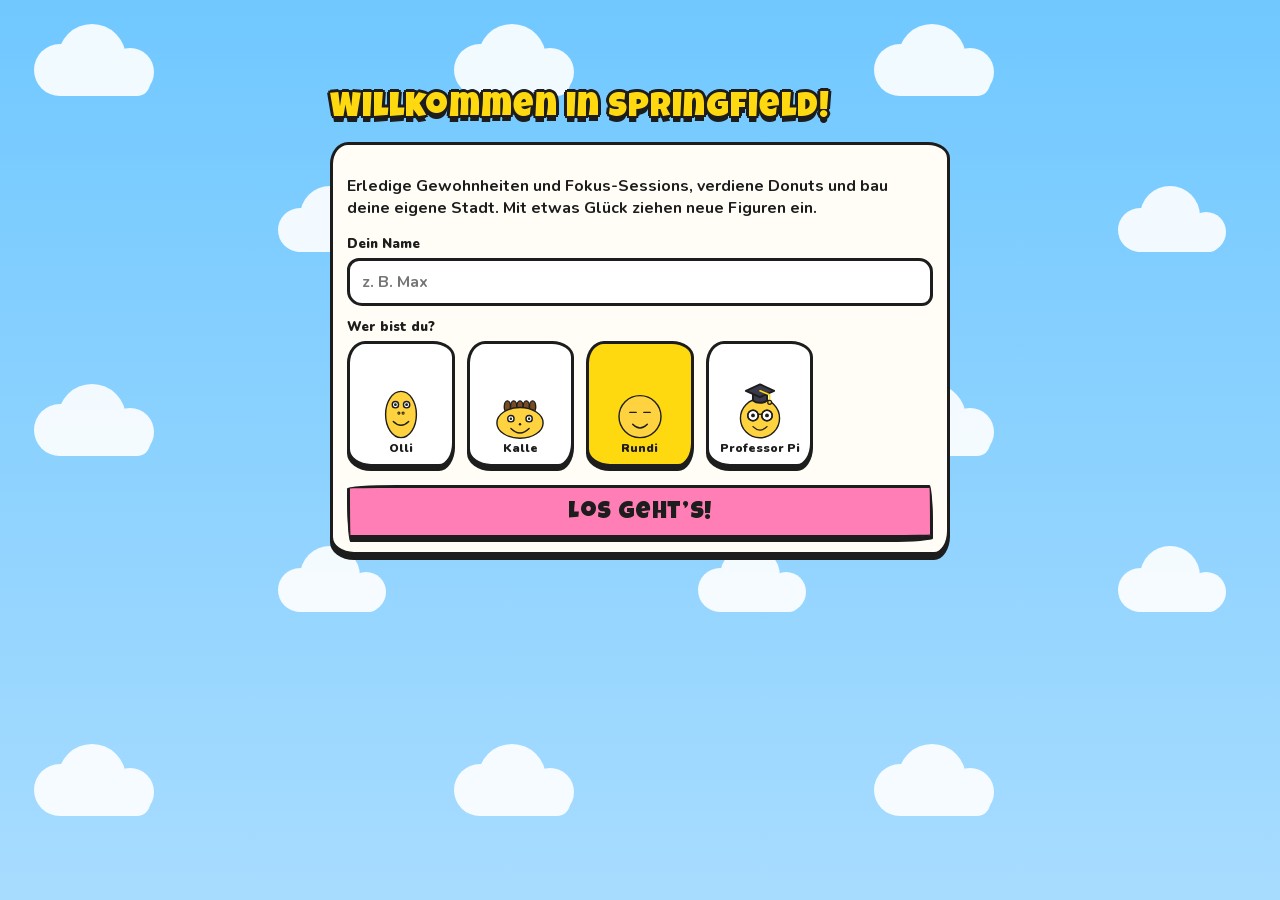
<file: index.html>
<!doctype html>
<html lang="de">
<head>
  <meta charset="utf-8">
  <meta name="viewport" content="width=device-width, initial-scale=1, viewport-fit=cover, user-scalable=no">
  <title>Springfield Habits</title>
  <meta name="theme-color" content="#a8dcff">
  <meta name="color-scheme" content="light">
  <meta name="apple-mobile-web-app-capable" content="yes">
  <meta name="mobile-web-app-capable" content="yes">
  <meta name="apple-mobile-web-app-status-bar-style" content="black-translucent">
  <meta name="apple-mobile-web-app-title" content="Springfield">
  <link rel="manifest" href="manifest.webmanifest">
  <link rel="apple-touch-icon" href="icon-180.png">
  <link rel="icon" href="icon.svg" type="image/svg+xml">
  <link rel="preload" href="fonts/luckiestguy.woff2" as="font" type="font/woff2" crossorigin>
  <link rel="preload" href="fonts/nunito.woff2" as="font" type="font/woff2" crossorigin>
  <link rel="stylesheet" href="style.css">
</head>
<body>
  <canvas id="world"></canvas>
  <header id="hud"></header>
  <div id="homeui" hidden></div>
  <div id="buildui" hidden></div>
  <main id="page" hidden></main>
  <div id="bubble" class="bubble" hidden></div>
  <div id="modal" hidden><div class="sheet" id="sheet"></div></div>
  <div id="toasts"></div>
  <script src="faces.js"></script>
  <script src="data.js"></script>
  <script src="questdata.js"></script>
  <script src="art.js"></script>
  <script src="icons.js"></script>
  <script src="sound.js"></script>
  <script src="isoart.js"></script>
  <script src="app.js"></script>
  <script src="quests.js"></script>
  <script src="remind.js"></script>
  <script src="world.js"></script>
</body>
</html>
</file>
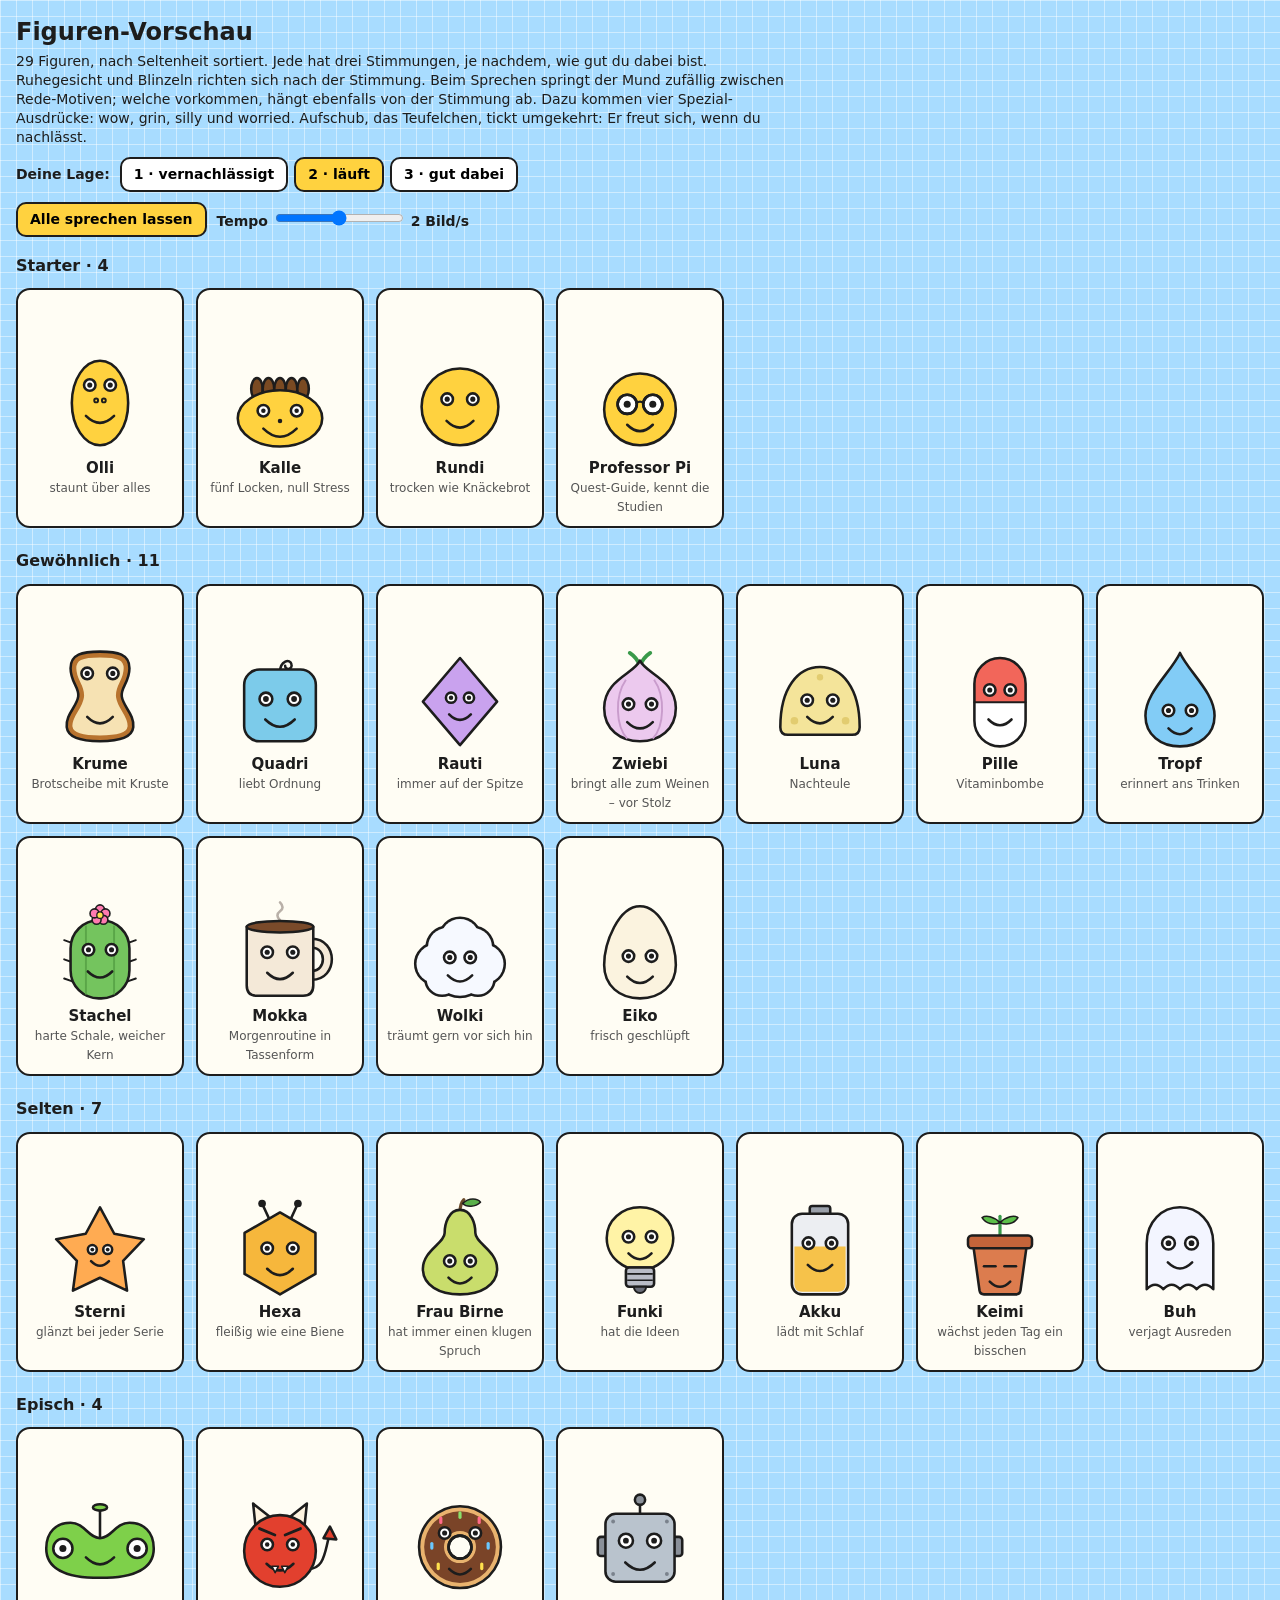
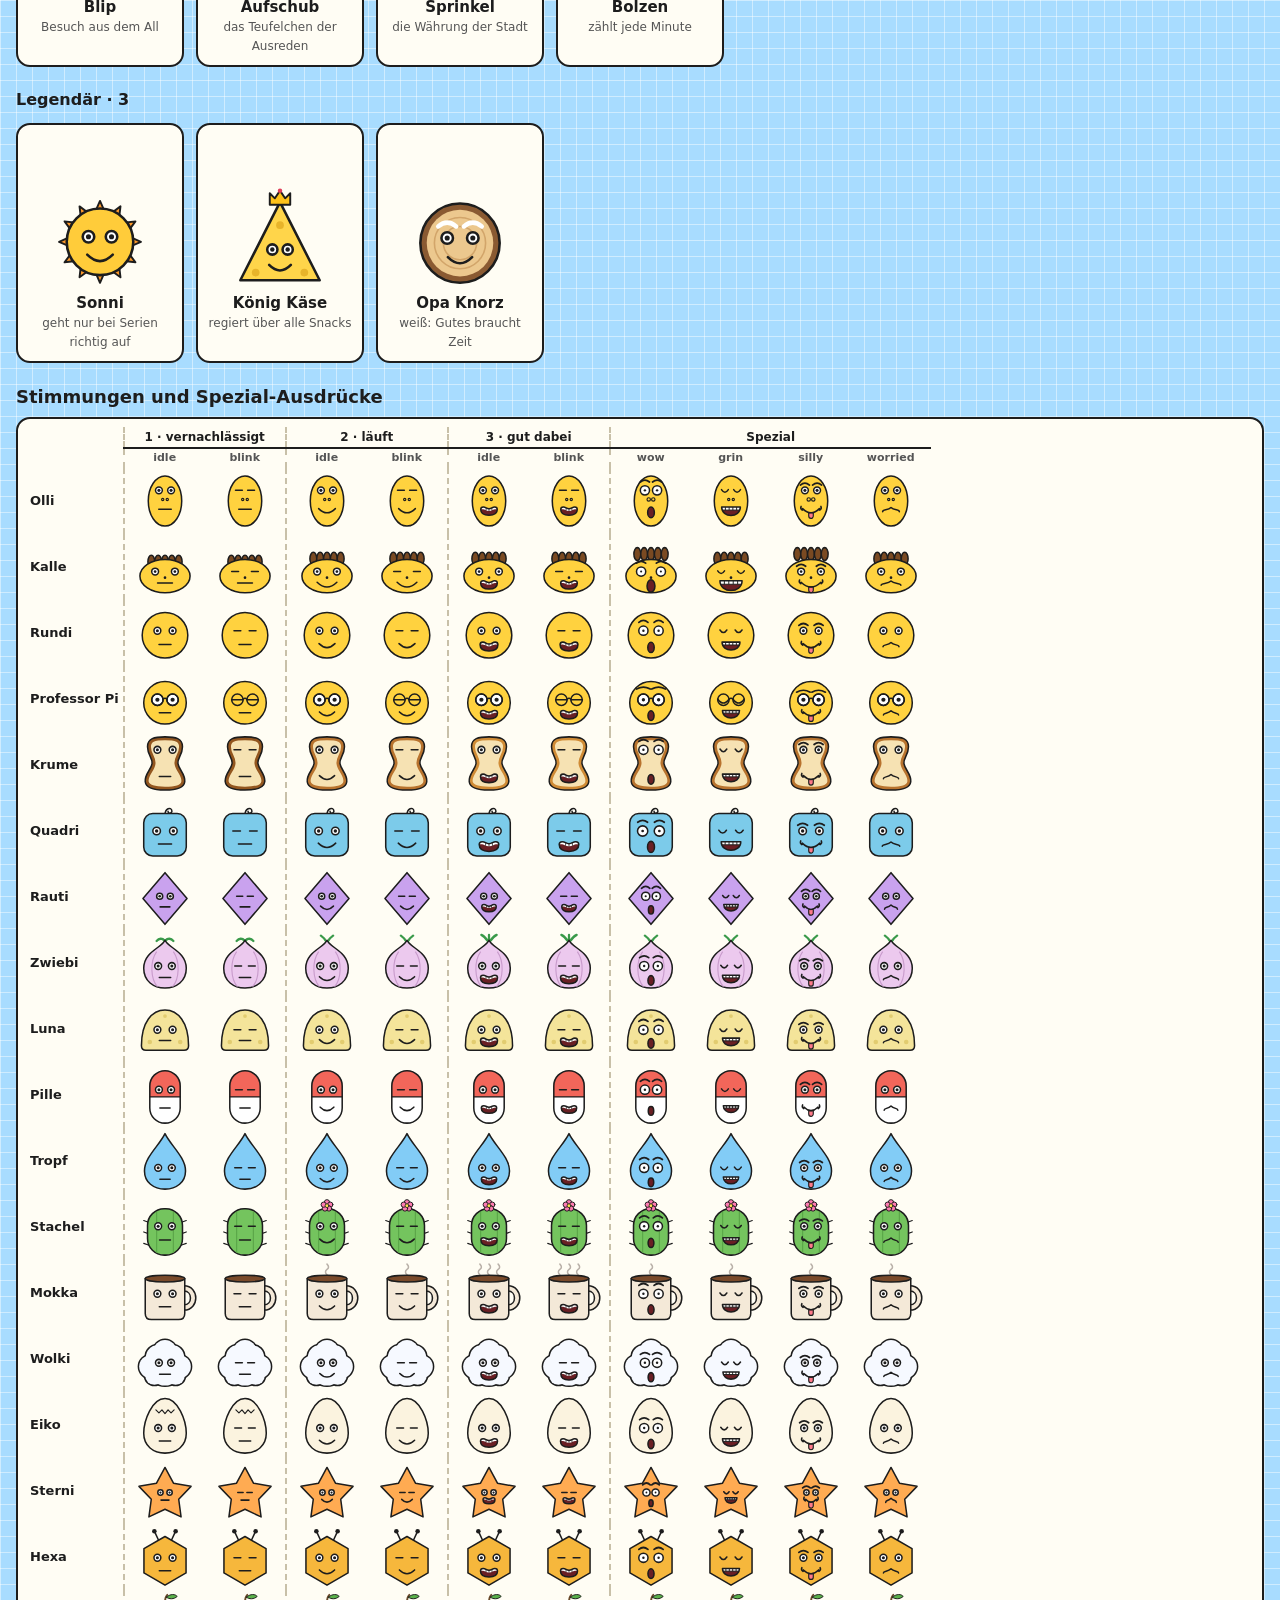
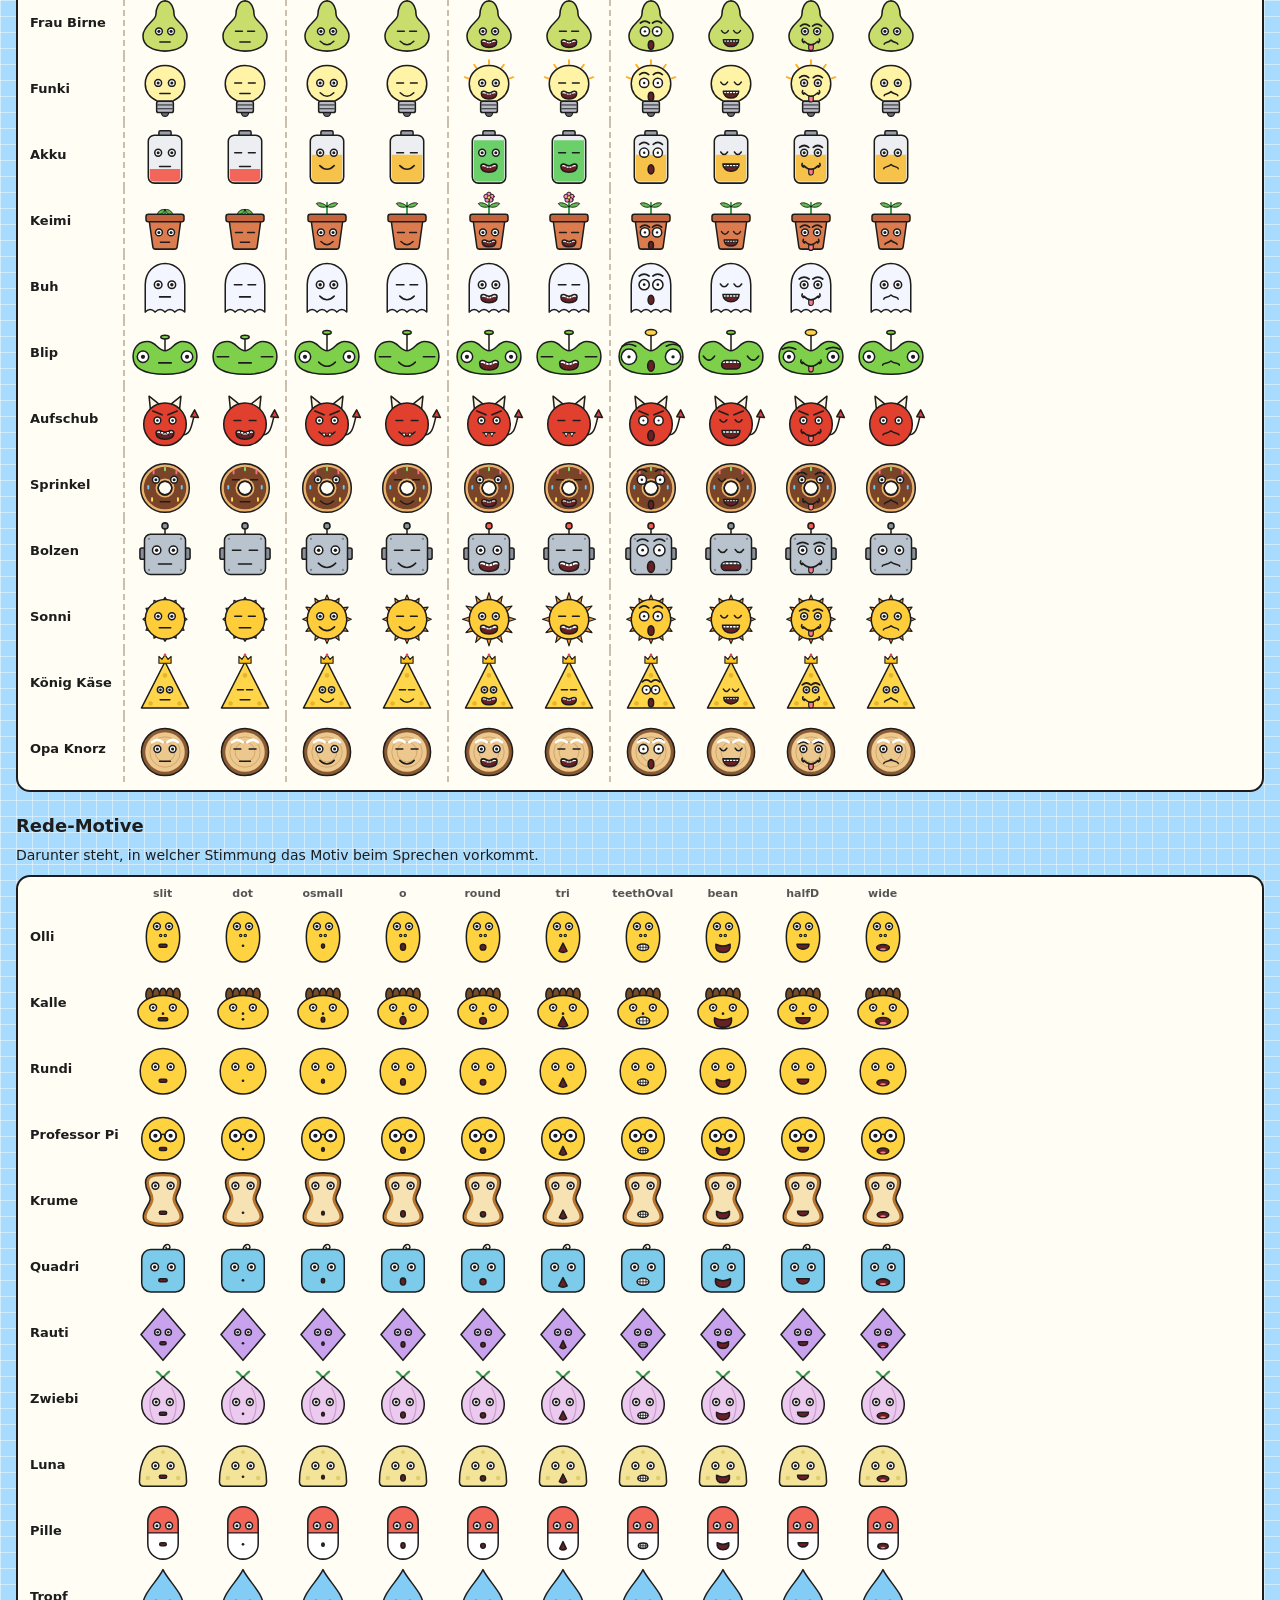
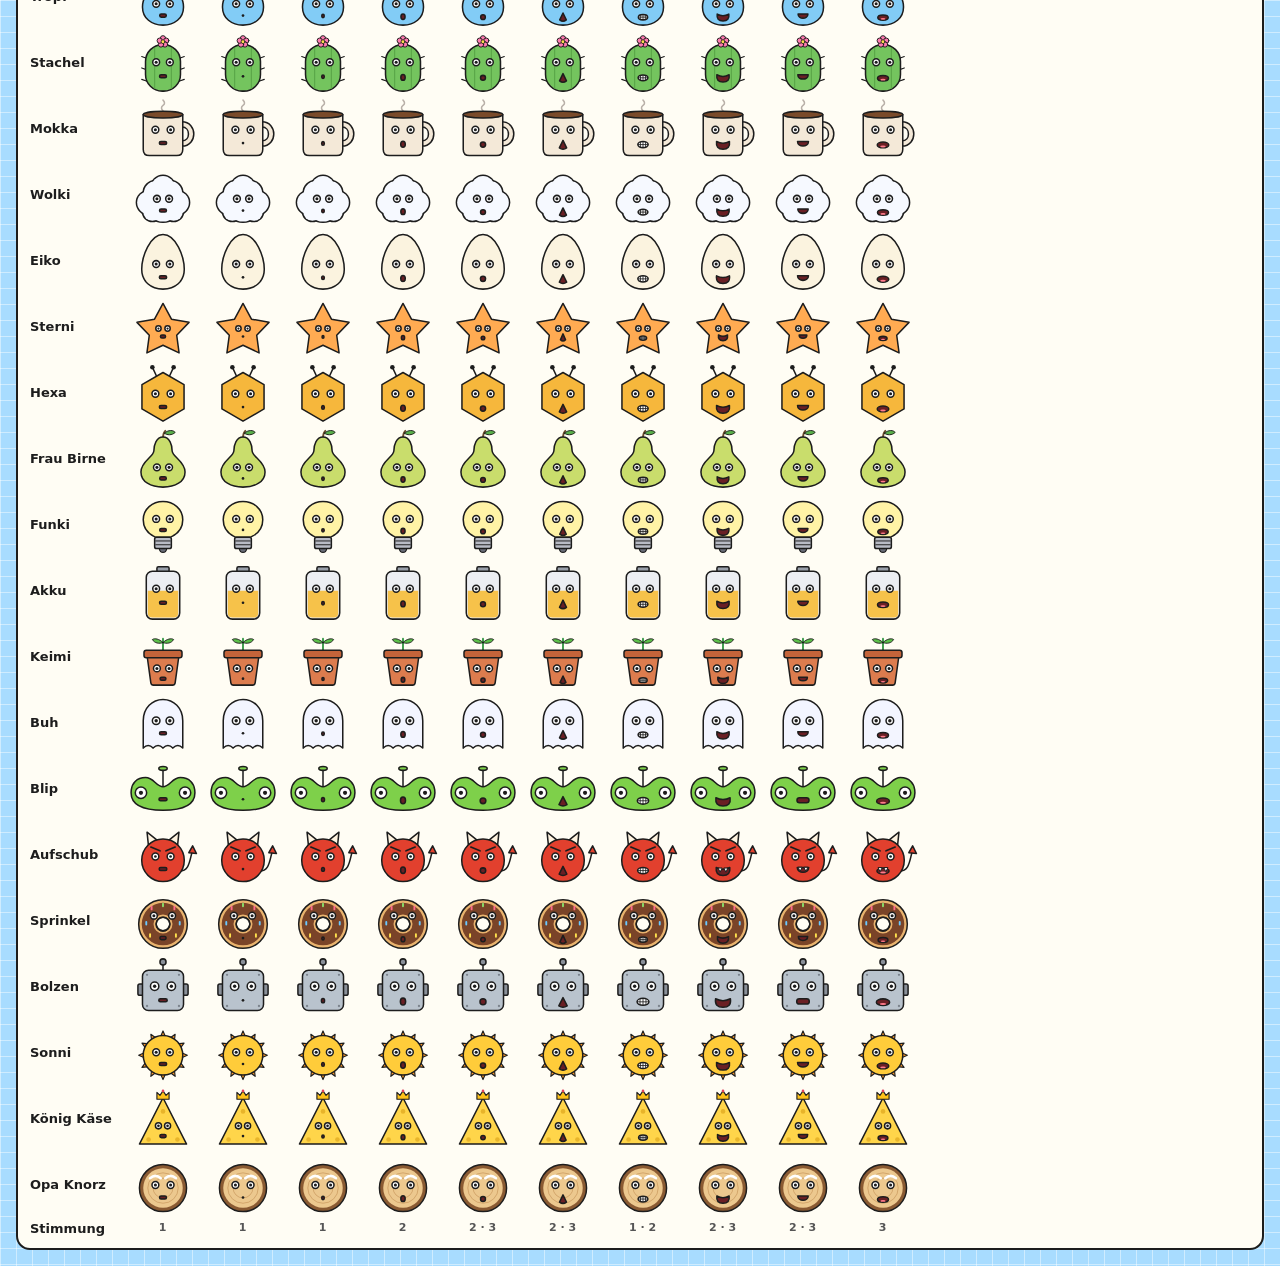
<file: tools/faces.html>
<!doctype html>
<html lang="de"><head><meta charset="utf-8"><meta name="viewport" content="width=device-width,initial-scale=1">
<title>Figuren-Vorschau</title>
<style>
:root { --ink: #1d1d1d; --bg: #a8dcff; --grid: rgba(255,255,255,.45); --card: #fffdf4; }
* { box-sizing: border-box; }
body { margin: 0; padding: 16px; font: 14px/1.35 -apple-system, system-ui, sans-serif; color: var(--ink);
  background-color: var(--bg);
  background-image: linear-gradient(var(--grid) 1px, transparent 1px), linear-gradient(90deg, var(--grid) 1px, transparent 1px);
  background-size: 16px 16px; }
h1 { margin: 0 0 4px; font-size: 24px; } h2 { margin: 22px 0 8px; font-size: 18px; } p { margin: 0 0 10px; max-width: 780px; }
.bar { display: flex; flex-wrap: wrap; gap: 10px; align-items: center; margin: 10px 0 8px; }
button { font: inherit; font-weight: 700; border: 2px solid var(--ink); border-radius: 10px; background: #fff; padding: 6px 12px; cursor: pointer; }
button.on, #all { background: #ffd23f; }
button:active { transform: translateY(1px); }
.seg { display: inline-flex; gap: 6px; flex-wrap: wrap; }
.stage { display: grid; grid-template-columns: repeat(auto-fill, minmax(150px, 1fr)); gap: 12px; }
.ghead { grid-column: 1 / -1; margin: 10px 0 0; font-size: 16px; }
.ch { position: relative; background: var(--card); border: 2px solid var(--ink); border-radius: 14px; padding: 58px 8px 10px; text-align: center; cursor: pointer; }
.ch svg { width: 128px; height: 110px; display: block; margin: 0 auto; }
.ch b { display: block; font-size: 15px; } .ch span { font-size: 12px; color: #555; }
.bubble { position: absolute; left: 8px; right: 8px; top: 6px; min-height: 44px; background: #fff; border: 2px solid var(--ink); border-radius: 12px;
  padding: 4px 8px; font-size: 12.5px; font-weight: 700; display: flex; align-items: center; justify-content: center; visibility: hidden; }
.bubble::after { content: ''; position: absolute; left: 50%; bottom: -9px; width: 12px; height: 12px; margin-left: -6px; background: #fff;
  border-right: 2px solid var(--ink); border-bottom: 2px solid var(--ink); transform: rotate(45deg); }
.ch.talk .bubble { visibility: visible; }
.sheet { overflow-x: auto; background: var(--card); border: 2px solid var(--ink); border-radius: 14px; padding: 8px; }
table { border-collapse: collapse; }
th { font-size: 11px; font-weight: 700; color: #555; padding: 2px 4px; white-space: nowrap; }
th.grp { font-size: 12px; color: var(--ink); border-bottom: 2px solid var(--ink); }
td { padding: 0 2px; text-align: center; } td svg { width: 76px; height: 66px; display: block; }
td.sep, th.sep { border-left: 2px dashed #c8c0a8; }
th.row { text-align: left; color: var(--ink); font-size: 13px; }
label { font-weight: 700; }
</style></head><body>
<h1>Figuren-Vorschau</h1>
<p>29 Figuren, nach Seltenheit sortiert. Jede hat drei Stimmungen, je nachdem, wie gut du dabei bist. Ruhegesicht und Blinzeln richten sich nach der Stimmung.
Beim Sprechen springt der Mund zufällig zwischen Rede-Motiven; welche vorkommen, hängt ebenfalls von der Stimmung ab.
Dazu kommen vier Spezial-Ausdrücke: wow, grin, silly und worried.
Aufschub, das Teufelchen, tickt umgekehrt: Er freut sich, wenn du nachlässt.</p>
<div class="bar">
  <label>Deine Lage:</label>
  <span class="seg" id="moods">
    <button data-m="1">1 · vernachlässigt</button><button data-m="2" class="on">2 · läuft</button><button data-m="3">3 · gut dabei</button>
  </span>
</div>
<div class="bar">
  <button id="all">Alle sprechen lassen</button>
  <label>Tempo <input id="fps" type="range" min="1" max="3" step="1" value="2"> <span id="fpsv">2</span> Bild/s</label>
</div>
<div class="stage" id="stage"></div>
<h2>Stimmungen und Spezial-Ausdrücke</h2>
<div class="sheet"><table id="sheet"></table></div>
<h2>Rede-Motive</h2>
<p>Darunter steht, in welcher Stimmung das Motiv beim Sprechen vorkommt.</p>
<div class="sheet"><table id="talk"></table></div>

<script src="../faces.js"></script>
<script>
// Vorschau für faces.js: alle Figuren, Stimmungen, Spezial-Ausdrücke und Rede-Motive
const { CHARS, GROUPS, groupOf, MOODS, TALK, SPECIAL, BASE, moodOf, face, talkSeq } = Faces;
const svg = (inner) => Faces.svg(inner);
// Bühne
let mood = 2, fps = 2;
const stage = document.getElementById('stage');
const state = {};
function show(c, k) { stage.querySelector(`[data-id="${c.id}"] .art`).innerHTML = svg(face(c, mood, k)); }
function renderStage() {
  for (const id in state) { clearTimeout(state[id].timer); state[id].timer = null; }
  stage.innerHTML = Object.entries(GROUPS).map(([g, label]) => {
    const list = CHARS.filter((c) => groupOf(c) === g);
    return `<h3 class="ghead">${label} · ${list.length}</h3>` + list.map((c) => `<div class="ch" data-id="${c.id}"><div class="bubble"></div><div class="art">${svg(face(c, mood, 'idle'))}</div>
    <b>${c.name}</b><span>${c.role}</span></div>`).join('');
  }).join('');
}
function speak(c) {
  const st = state[c.id] ||= { line: 0 };
  if (st.timer) return;
  const el = stage.querySelector(`[data-id="${c.id}"]`), lines = c.lines[moodOf(c, mood)];
  el.querySelector('.bubble').textContent = lines[st.line++ % lines.length];
  el.classList.add('talk');
  const seq = talkSeq(c, mood);
  let i = 0;
  const step = () => {
    if (i < seq.length) { show(c, seq[i++]); st.timer = setTimeout(step, 1000 / fps); return; }
    show(c, 'idle'); el.classList.remove('talk'); st.timer = null;
  };
  step();
}
stage.onclick = (ev) => { const el = ev.target.closest('.ch'); if (el) speak(CHARS.find((c) => c.id === el.dataset.id)); };
document.getElementById('all').onclick = () => CHARS.forEach((c, i) => setTimeout(() => speak(c), i * 400));
const fpsIn = document.getElementById('fps');
fpsIn.oninput = () => { fps = +fpsIn.value; document.getElementById('fpsv').textContent = fps; };
document.getElementById('moods').onclick = (ev) => {
  const b = ev.target.closest('button'); if (!b) return;
  mood = +b.dataset.m;
  document.querySelectorAll('#moods button').forEach((x) => x.classList.toggle('on', x === b));
  renderStage();
};
renderStage();

// Blinzeln im Leerlauf: Sprung auf "blink" und zurück; in Stimmung 1 länger (müde)
setInterval(() => {
  const c = CHARS[Math.floor(Math.random() * CHARS.length)];
  if (state[c.id]?.timer) return;
  show(c, 'blink');
  setTimeout(() => { if (!state[c.id]?.timer) show(c, 'idle'); }, moodOf(c, mood) === 1 ? 450 : 160);
}, 1300);

// Stimmungs-Blatt: Spalten nach Lage des Nutzers (Aufschub zeigt dort seine umgekehrte Stimmung), dazu Spezial-Ausdrücke
const cols = [1, 2, 3].flatMap((m) => BASE.map((k, i) => ({ m, k, sep: i === 0 }))).concat(Object.keys(SPECIAL).map((k, i) => ({ m: 2, k, sep: i === 0 })));
document.getElementById('sheet').innerHTML =
  `<tr><th></th><th class="grp sep" colspan="2">1 · vernachlässigt</th><th class="grp sep" colspan="2">2 · läuft</th><th class="grp sep" colspan="2">3 · gut dabei</th><th class="grp sep" colspan="4">Spezial</th></tr>`
  + `<tr><th></th>${cols.map((col) => `<th class="${col.sep ? 'sep' : ''}">${col.k}</th>`).join('')}</tr>`
  + CHARS.map((c) => `<tr><th class="row">${c.name}</th>${cols.map((col) => `<td class="${col.sep ? 'sep' : ''}">${svg(face(c, col.m, col.k))}</td>`).join('')}</tr>`).join('');

// Rede-Motiv-Blatt (Augen der Stimmung 2)
const usedIn = (k) => [1, 2, 3].filter((m) => MOODS[m].talk.includes(k)).join(' · ');
document.getElementById('talk').innerHTML =
  `<tr><th></th>${TALK.map((k) => `<th>${k}</th>`).join('')}</tr>`
  + CHARS.map((c) => `<tr><th class="row">${c.name}</th>${TALK.map((k) => `<td>${svg(face(c, 2, 'talk:' + k))}</td>`).join('')}</tr>`).join('')
  + `<tr><th class="row">Stimmung</th>${TALK.map((k) => `<th>${usedIn(k)}</th>`).join('')}</tr>`;
</script>
</body></html>
</file>
<file: style.css>
/* Schriften liegen in der App (kein Abruf bei Google, funktioniert offline). Lizenzen in fonts/. */
@font-face { font-family: 'Luckiest Guy'; font-style: normal; font-weight: 400; font-display: swap; src: url(fonts/luckiestguy.woff2) format('woff2'); unicode-range: U+0000-00FF, U+0131, U+0152-0153, U+02BB-02BC, U+02C6, U+02DA, U+02DC, U+0304, U+0308, U+0329, U+2000-206F, U+20AC, U+2122, U+2191, U+2193, U+2212, U+2215, U+FEFF, U+FFFD; }
@font-face { font-family: 'Nunito'; font-style: normal; font-weight: 600 900; font-display: swap; src: url(fonts/nunito.woff2) format('woff2'); unicode-range: U+0000-00FF, U+0131, U+0152-0153, U+02BB-02BC, U+02C6, U+02DA, U+02DC, U+0304, U+0308, U+0329, U+2000-206F, U+20AC, U+2122, U+2191, U+2193, U+2212, U+2215, U+FEFF, U+FFFD; }

/* Springfield Habits – Cartoon-Stil: dicke schwarze Konturen, flache Farben, wackelige Formen */
:root {
  --sky: #70c8ff;
  --sky2: #a8dcff;
  --yellow: #ffd90f;
  --ink: #1d1d1d;
  --ink2: #3a4150;
  --muted: #6a7384;
  --card: #fffdf6;
  --line: #e6e1d2;
  --pink: #ff7eb6;
  --blue: #4aa3f0;
  --green: #7cc242;
  --red: #f05a28;
  --orange: #f2a33a;
  --wob: 18px 22px 16px 24px / 22px 16px 24px 18px;
  --wob2: 255px 18px 225px 18px / 18px 225px 18px 255px;
  --font: "Nunito", ui-rounded, "SF Pro Rounded", system-ui, sans-serif;
  --display: "Luckiest Guy", "Arial Black", Impact, sans-serif;
  font-family: var(--font);
  font-weight: 700;
  color: var(--ink);
}
* { box-sizing: border-box; -webkit-tap-highlight-color: transparent; }
html, body { margin: 0; height: 100%; overflow: hidden; }
/* iOS-Home-Bildschirm-App mit durchsichtiger Statusleiste: der Viewport ist um die Statusleistenhöhe
   zu kurz (z. B. 793 statt 852) und alles unterhalb von html wird abgeschnitten. html und body
   deshalb so hoch wie der Bildschirm machen (--appH aus app.js). */
html { min-height: calc(100% + env(safe-area-inset-top)); }
html, body { height: var(--appH, 100%); }
html { background: var(--sky2); }
body { background: var(--sky2); overscroll-behavior: none; -webkit-user-select: none; user-select: none; }
input, textarea, select, button { font: inherit; color: inherit; }
textarea, input[type=text], input[type=number] { -webkit-user-select: text; user-select: text; }
button { cursor: pointer; }
[hidden] { display: none !important; }

/* ---------- Welt ---------- */
#world { position: fixed; inset: 0; width: 100vw; height: 100vh; height: var(--appH, 100vh); touch-action: none; display: block; }

/* ---------- HUD ---------- */
#hud { position: fixed; top: 0; left: 0; right: 0; z-index: 30; display: flex; justify-content: center; align-items: center;
  padding: calc(env(safe-area-inset-top) + 10px) 12px 0; pointer-events: none; }
#hud > * { pointer-events: auto; }
.hudpill { display: flex; align-items: center; gap: 8px; background: rgba(20, 34, 54, .82); color: #fff; border: 3px solid var(--ink); border-radius: 999px;
  padding: 3px 14px 3px 4px; box-shadow: 0 4px 0 rgba(0,0,0,.35); font-weight: 900; font-size: 15px; backdrop-filter: blur(6px); -webkit-backdrop-filter: blur(6px); }
.hudpill .me { display: flex; align-items: center; gap: 6px; border: 0; background: none; color: #fff; padding: 0; font-weight: 900; }
.hudpill .face { width: 32px; height: 32px; border-radius: 50%; overflow: hidden; background: #fff3a8; border: 2px solid var(--ink); display: block; }
.hudpill .lvl { display: flex; flex-direction: column; align-items: flex-start; line-height: 1; font-size: 13px; }
.hudpill .sep { width: 1.5px; height: 20px; background: rgba(255,255,255,.3); }
.hudpill .hstat { display: inline-flex; align-items: center; gap: 4px; font-variant-numeric: tabular-nums; white-space: nowrap; }
.xpbar { height: 6px; width: 48px; background: rgba(255,255,255,.25); border-radius: 3px; overflow: hidden; margin-top: 3px; }
.xpbar i { display: block; height: 100%; background: #6be05a; border-radius: 3px; }
.card .xpbar { background: #e8e4d6; border: 1.5px solid var(--ink); }
.card .xpbar i { background: var(--green); }
.gear { position: absolute; right: 12px; top: calc(env(safe-area-inset-top) + 8px); }

/* ---------- Runde Cartoon-Buttons ---------- */
.rbtn { width: 58px; height: 58px; border-radius: 50%; border: 3px solid var(--ink); background: #fffdf6; display: grid; place-items: center;
  box-shadow: 0 4px 0 var(--ink); padding: 0; transition: transform .08s; }
.rbtn:active { transform: translateY(3px); box-shadow: 0 1px 0 var(--ink); }
.rbtn.small { width: 44px; height: 44px; box-shadow: 0 3px 0 var(--ink); }

/* ---------- Startbildschirm-Steuerung ---------- */
#homeui { position: fixed; inset: 0; bottom: auto; height: var(--appH, 100%); z-index: 20; pointer-events: none; }
#homeui > * { pointer-events: auto; }
.todaychip { position: absolute; left: 50%; transform: translateX(-50%); top: calc(env(safe-area-inset-top) + 62px); border: 2px solid var(--ink);
  background: rgba(20, 34, 54, .75); color: #fff; border-radius: 999px; padding: 4px 12px; font-size: 13px; font-weight: 800; white-space: nowrap; }
.homebar { position: absolute; left: 0; right: 0; bottom: calc(env(safe-area-inset-bottom) + 16px + var(--barGap, 0px)); display: flex; align-items: flex-end; justify-content: space-between; padding: 0 18px; pointer-events: none; }
.homebar > * { pointer-events: auto; }
.homebar > .rbtn { margin-bottom: 4px; }
.mainbtns { display: flex; flex-direction: column; align-items: center; gap: 10px; }
.checkin { display: flex; align-items: center; gap: 8px; font-size: 30px !important; padding: 8px 22px 6px 10px !important; transform: rotate(-2deg); }
.checkin .face { width: 42px; height: 42px; border-radius: 50%; overflow: hidden; background: #fff3a8; border: 3px solid var(--ink); display: block; flex: none; }
.checkin .face svg { width: 100%; height: 100%; }
.focusbtn { font-size: 21px !important; padding: 6px 26px 4px !important; transform: rotate(1.5deg); min-width: 120px; }
.checkin:active { transform: rotate(-2deg) translateY(3px); }
.focusbtn:active { transform: rotate(1.5deg) translateY(3px); }

/* ---------- Bau-Modus ---------- */
#buildui { position: fixed; inset: 0; bottom: auto; height: var(--appH, 100%); z-index: 25; pointer-events: none; }
#buildui > * { pointer-events: auto; }
.buildtop { position: absolute; top: calc(env(safe-area-inset-top) + 62px); left: 12px; right: 12px; display: flex; justify-content: space-between; align-items: center; pointer-events: none !important; }
.buildtop > * { pointer-events: auto; }
.chip { background: var(--yellow); border: 3px solid var(--ink); border-radius: var(--wob2); padding: 6px 14px 4px; font-family: var(--display); font-size: 17px; box-shadow: 0 3px 0 var(--ink); }
.tray, .ghostbar { position: absolute; left: 10px; right: 10px; bottom: calc(env(safe-area-inset-bottom) + 10px + var(--barGap, 0px)); margin: 0 auto !important; max-width: 620px; padding: 10px 10px 8px !important; }
.ghostname { font-family: var(--display); font-size: 22px; text-align: center; letter-spacing: .5px; }
.slots { display: flex; gap: 8px; overflow-x: auto; padding: 8px 4px 8px; scrollbar-width: none; }
.slots::-webkit-scrollbar { display: none; }
.slot { flex: none; width: 74px; border: 3px solid var(--ink); border-radius: 14px 18px 12px 16px; background: #fff; padding: 4px 3px 5px; font-size: 10.5px; font-weight: 800;
  display: flex; flex-direction: column; align-items: center; gap: 2px; position: relative; box-shadow: 0 3px 0 var(--ink); }
.slot:active { transform: translateY(2px); box-shadow: 0 1px 0 var(--ink); }
.slot.on { background: var(--yellow); }
.slot .pv { width: 56px; height: 48px; display: grid; place-items: center; }
.slot .nm { line-height: 1.1; text-align: center; }
.slot .swatch { width: 44px; height: 30px; border: 3px solid var(--ink); border-radius: 8px; margin: 6px 0 4px; transform: skewX(-12deg); }
.slot .count { position: absolute; top: -8px; right: -8px; background: var(--red); color: #fff; border: 2px solid var(--ink); border-radius: 999px; font-size: 11px; padding: 0 6px; font-weight: 900; }

/* ---------- Seiten (über der Welt) ---------- */
#page { position: fixed; inset: 0; z-index: 28; overflow-y: auto; -webkit-overflow-scrolling: touch;
  padding: calc(env(safe-area-inset-top) + 64px) 16px calc(env(safe-area-inset-bottom) + 32px + var(--barGap, 0px));
  background-color: var(--sky);
  background-image: url("data:image/svg+xml,%3Csvg xmlns='http://www.w3.org/2000/svg' width='420' height='360'%3E%3Cg fill='%23ffffff' opacity='.9'%3E%3Ccircle cx='60' cy='70' r='26'/%3E%3Ccircle cx='92' cy='58' r='34'/%3E%3Ccircle cx='130' cy='72' r='24'/%3E%3Crect x='50' y='70' width='100' height='26' rx='13'/%3E%3Ccircle cx='300' cy='230' r='22'/%3E%3Ccircle cx='330' cy='216' r='30'/%3E%3Ccircle cx='366' cy='232' r='20'/%3E%3Crect x='290' y='230' width='90' height='22' rx='11'/%3E%3C/g%3E%3C/svg%3E"),
    linear-gradient(180deg, var(--sky) 0%, var(--sky2) 100%);
  background-attachment: local, fixed; }
/* iOS-Home-Bildschirm-App: innerHeight und 100vh sind dort teils kürzer als der Bildschirm.
   --appH (app.js) ist die echte Bildschirmhöhe; alle Vollbild-Ebenen richten sich danach. */
#page { bottom: auto; height: var(--appH, 100%); }
#page > * { max-width: 620px; margin-left: auto; margin-right: auto; }
.pagehead { display: flex; align-items: center; gap: 12px; margin-bottom: 14px; }
.pagehead h1 { margin: 0; }

h1, .title { font-family: var(--display); font-weight: 400; font-size: 34px; line-height: 1.05; letter-spacing: 1px; margin: 6px 0 14px; color: var(--yellow);
  text-shadow: 3px 0 0 var(--ink), -3px 0 0 var(--ink), 0 3px 0 var(--ink), 0 -3px 0 var(--ink), 2px 2px 0 var(--ink), -2px -2px 0 var(--ink), 2px -2px 0 var(--ink), -2px 2px 0 var(--ink), 0 6px 0 var(--ink); }
h2 { font-family: var(--display); font-weight: 400; font-size: 21px; letter-spacing: .6px; margin: 20px 2px 8px; }
h3 { font-size: 16px; margin: 0; font-weight: 900; }
p { line-height: 1.4; }
.card { background: var(--card); border: 3px solid var(--ink); border-radius: var(--wob); padding: 14px; margin-bottom: 14px; box-shadow: 0 5px 0 var(--ink); }
.muted { color: var(--muted); }
.small { font-size: 13px; }
.row { display: flex; align-items: center; gap: 10px; }
.row.wrap { flex-wrap: wrap; }
.grow { flex: 1; min-width: 0; }
.center { text-align: center; }
a { color: #1f6fc0; }

/* ---------- Cartoon-Buttons ---------- */
.btn { font-family: var(--display); font-weight: 400; letter-spacing: .6px; font-size: 18px; line-height: 1.1; color: var(--ink);
  border: 3px solid var(--ink); background: var(--yellow); border-radius: var(--wob2); padding: 10px 18px 7px; box-shadow: 0 4px 0 var(--ink);
  transition: transform .06s, box-shadow .06s; display: inline-flex; white-space: nowrap; align-items: center; justify-content: center; gap: 6px; }
.btn:active { transform: translateY(3px); box-shadow: 0 1px 0 var(--ink); }
.btn.pink { background: var(--pink); }
.btn.blue { background: var(--blue); color: #fff; text-shadow: 2px 2px 0 var(--ink); }
.btn.green { background: #8fe06a; }
.btn.red { background: #ff8a6a; }
.btn.white, .btn.secondary { background: #fffdf6; }
.btn.big { font-size: 24px; padding: 12px 24px 9px; }
.btn.small { font-size: 14px; padding: 6px 12px 4px; box-shadow: 0 3px 0 var(--ink); }
.btn.block { width: 100%; }
.btn.round { width: 50px; height: 50px; padding: 0; border-radius: 50%; font-family: var(--font); font-weight: 900; font-size: 20px; }
.btn:disabled { opacity: .45; transform: none; }
.seg { display: flex; gap: 8px; overflow-x: auto; padding: 2px 2px 8px; margin-bottom: 8px; scrollbar-width: none; }
.seg::-webkit-scrollbar { display: none; }
.seg button { flex: none; border: 3px solid var(--ink); background: #fffdf6; border-radius: var(--wob2); padding: 6px 14px 5px; font-weight: 900; font-size: 14px; box-shadow: 0 3px 0 var(--ink); }
.seg button.on { background: var(--ink); color: #fff; }
.seg.fill button { flex: 1 1 0; min-width: 0; padding: 6px 4px 5px; font-size: 13px; white-space: nowrap; }
.seg button:active { transform: translateY(2px); box-shadow: 0 1px 0 var(--ink); }

/* ---------- Check-in / Gewohnheiten ---------- */
.dayswitch { margin-bottom: 4px; }
.habit { display: flex; align-items: center; gap: 10px; padding: 12px; margin-bottom: 12px; }
.habit .emo { font-size: 26px; width: 46px; height: 46px; display: grid; place-items: center; flex: none; background: #fff3a8; border: 3px solid var(--ink); border-radius: 50%; }
.habit .name { font-weight: 900; font-size: 17px; }
.habit .meta { font-size: 12.5px; color: var(--muted); font-weight: 700; }
.habit.done { background: #e4f8d8; }
.habit.min { background: #fff4c2; }
.habit.skip { background: #ffe3dc; }
.habit.notdue { opacity: .6; }
.checks { display: flex; gap: 6px; flex: none; }
.checks button { width: 42px; height: 42px; border-radius: 12px 14px 11px 15px; border: 3px solid var(--ink); background: #fff; font-size: 18px; font-weight: 900; display: grid; place-items: center; padding: 0; box-shadow: 0 3px 0 var(--ink); }
.checks button:active { transform: translateY(2px); box-shadow: 0 1px 0 var(--ink); }
.checks button.on.done { background: #8fe06a; }
.checks button.on.min { background: var(--yellow); }
.checks button.on.skip { background: #ff8a6a; }
.group-title { font-family: var(--display); font-size: 17px; letter-spacing: .6px; color: var(--ink2); margin: 16px 4px 8px; }
.empty { text-align: center; padding: 24px 12px; }

/* ---------- Fokus ---------- */
.timer { font-family: var(--display); font-size: 64px; text-align: center; font-variant-numeric: tabular-nums; letter-spacing: 1px; margin: 8px 0; }
.ring { position: relative; width: 240px; height: 240px; margin: 0 auto; }
.ring svg.prog { position: absolute; inset: 0; transform: rotate(-90deg); }
.ring .inner { position: absolute; inset: 0; display: flex; flex-direction: column; align-items: center; justify-content: center; }
.ring .inner .timer { font-size: 46px; margin: 0; }
.chips { display: flex; gap: 8px; flex-wrap: wrap; justify-content: center; }
.chips button { border: 3px solid var(--ink); background: #fff; border-radius: 999px; padding: 6px 13px; font-weight: 900; box-shadow: 0 3px 0 var(--ink); }
.chips button.on { background: var(--yellow); }
.toggle { display: flex; align-items: center; justify-content: space-between; gap: 10px; padding: 8px 0; }
.range { width: 150px; accent-color: var(--blue); }
.range:disabled { opacity: .4; }
.sndgrid { display: grid; grid-template-columns: minmax(0, 1fr) minmax(0, 1fr); gap: 8px; }
.sndgrid .btn { min-width: 0; justify-content: flex-start; text-align: left; font-size: 13px; padding: 10px; white-space: nowrap; overflow: hidden; text-overflow: ellipsis; }
.switch { position: relative; width: 54px; height: 32px; flex: none; }
.switch input { opacity: 0; width: 0; height: 0; position: absolute; }
.switch span { position: absolute; inset: 0; background: #d8dde6; border: 3px solid var(--ink); border-radius: 999px; transition: .15s; }
.switch span::after { content: ''; position: absolute; width: 20px; height: 20px; left: 3px; top: 3px; background: #fff; border: 2.5px solid var(--ink); border-radius: 50%; transition: .15s; box-sizing: border-box; }
.switch input:checked + span { background: #8fe06a; }
.switch input:checked + span::after { transform: translateX(21px); }

/* ---------- Laden ---------- */
.grid { display: grid; grid-template-columns: repeat(auto-fill, minmax(150px, 1fr)); gap: 12px; }
.item { background: var(--card); border: 3px solid var(--ink); border-radius: var(--wob); padding: 10px; display: flex; flex-direction: column; align-items: center; gap: 4px; text-align: center; box-shadow: 0 4px 0 var(--ink); }
.item .pv { width: 100%; height: 96px; display: grid; place-items: center; }
.item .nm { font-family: var(--display); font-size: 16px; letter-spacing: .4px; line-height: 1.1; }
.item.locked { opacity: .6; }
.item.locked .pv { filter: grayscale(.8); }
.item .rar { font-size: 11px; font-weight: 800; }
.price { display: inline-flex; align-items: center; gap: 4px; font-variant-numeric: tabular-nums; }

/* ---------- Mehr / Statistik ---------- */
.menu { padding: 4px 14px; }
.menu button { width: 100%; display: flex; align-items: center; gap: 12px; text-align: left; border: 0; border-bottom: 2px dashed var(--line); background: none; padding: 14px 2px; font-weight: 900; font-size: 16px; }
.menu button:last-child { border-bottom: 0; }
.menu button span.ic { font-size: 24px; width: 32px; text-align: center; }
.menu button .badge { margin-left: auto; background: var(--red); color: #fff; font-size: 12px; border: 2px solid var(--ink); border-radius: 999px; padding: 1px 8px; }
.tiles { display: grid; grid-template-columns: repeat(2, 1fr); gap: 12px; margin-bottom: 14px; }
.stat { background: var(--card); border: 3px solid var(--ink); border-radius: var(--wob); padding: 12px; box-shadow: 0 4px 0 var(--ink); }
.stat .v { font-family: var(--display); font-size: 28px; letter-spacing: .5px; font-variant-numeric: tabular-nums; }
.stat .k { font-size: 12px; color: var(--muted); font-weight: 800; }
.bars { display: flex; align-items: flex-end; gap: 4px; height: 120px; padding-top: 8px; border-bottom: 2px solid var(--line); }
.bars .b { flex: 1; display: flex; flex-direction: column; justify-content: flex-end; align-items: center; height: 100%; position: relative; }
.bars .b i { width: 100%; max-width: 22px; background: #2f7fd6; border-radius: 4px 4px 0 0; min-height: 2px; }
.bars .b.today i { background: #1a5aa8; }
.bars .b:hover i, .bars .b.hl i { background: var(--orange); }
.bars .b .tip { position: absolute; bottom: calc(100% + 2px); background: var(--ink); color: #fff; font-size: 11px; padding: 3px 6px; border-radius: 6px; white-space: nowrap; display: none; z-index: 2; }
.bars .b:hover .tip, .bars .b.hl .tip { display: block; }
.barlabels { display: flex; gap: 4px; font-size: 10px; color: var(--muted); margin-top: 4px; }
.barlabels span { flex: 1; text-align: center; }
.heat { display: grid; grid-auto-flow: column; grid-template-rows: repeat(7, 11px); gap: 3px; overflow-x: auto; }
.heat i { width: 11px; height: 11px; border-radius: 3px; background: #ebe7da; }
.heat i.min { background: #9cc3ef; }
.heat i.done { background: #2f7fd6; }
.heat i.frz { background: #b9e6f5; outline: 1.5px dashed #2f7fd6; outline-offset: -2px; }
.heat i.nd { background: transparent; }
.legend { display: flex; gap: 12px; font-size: 12px; color: var(--muted); margin-top: 6px; flex-wrap: wrap; }
.legend i { display: inline-block; width: 10px; height: 10px; border-radius: 3px; margin-right: 4px; vertical-align: -1px; }

/* ---------- Formulare ---------- */
label.f { display: block; font-weight: 900; font-size: 13px; margin: 12px 0 5px; }
.in { width: 100%; border: 3px solid var(--ink); border-radius: 12px 14px 11px 15px; padding: 10px 12px; background: #fff; font-size: 16px; font-weight: 700; }
textarea.in { min-height: 140px; resize: vertical; }
.emopick { display: flex; flex-wrap: wrap; gap: 6px; }
.emopick button { width: 42px; height: 42px; border-radius: 12px; border: 2.5px solid var(--line); background: #fff; font-size: 20px; padding: 0; }
.emopick button.on { border-color: var(--ink); background: var(--yellow); }
.daypick { display: flex; gap: 4px; }
.daypick button { flex: 1; border: 3px solid var(--ink); border-radius: 10px; background: #fff; padding: 8px 0; font-weight: 900; font-size: 13px; }
.daypick button.on { background: var(--yellow); }

/* ---------- To-dos ---------- */
.todo { display: flex; align-items: center; gap: 10px; padding: 10px 2px; border-bottom: 2px dashed var(--line); }
.todo:last-child { border-bottom: 0; }
.todo .box { width: 30px; height: 30px; border: 3px solid var(--ink); border-radius: 8px; background: #fff; flex: none; display: grid; place-items: center; font-weight: 900; padding: 0; }
.todo.done .box { background: #8fe06a; }
.todo.done .t { text-decoration: line-through; color: var(--muted); }
.x { border: 0; background: none; font-size: 20px; color: var(--muted); padding: 4px 8px; }

/* ---------- Figuren ---------- */
.chargrid { display: grid; grid-template-columns: repeat(auto-fill, minmax(98px, 1fr)); gap: 12px; }
.charcard { background: #fff; border: 3px solid var(--ink); border-radius: var(--wob); padding: 6px 4px 8px; text-align: center; box-shadow: 0 4px 0 var(--ink); display: flex; flex-direction: column; align-items: center; }
.charcard .pv { height: 92px; overflow: hidden; display: flex; align-items: flex-end; }
.charcard.locked .pv svg { filter: brightness(0) opacity(.25); }
.charcard .nm { font-size: 12px; font-weight: 900; line-height: 1.1; }

/* ---------- Modal, Toasts, Sprechblase ---------- */
#modal { position: fixed; inset: 0; bottom: auto; height: var(--appH, 100%); z-index: 50; background: rgba(20,30,40,.45); display: flex; align-items: flex-end; justify-content: center; }
.sheet { background: var(--card); width: 100%; max-width: 560px; max-height: 88vh; overflow-y: auto; border: 3px solid var(--ink); border-bottom: 0; border-radius: 26px 30px 0 0;
  padding: 18px 16px calc(18px + env(safe-area-inset-bottom) + var(--barGap, 0px)); animation: up .2s ease-out; -webkit-user-select: text; user-select: text; }
.sheet h2 { margin-top: 0; }
/* Speichern bleibt bei langen Formularen unten sichtbar */
.sheetbar { --pb: calc(18px + env(safe-area-inset-bottom) + var(--barGap, 0px)); position: sticky; bottom: calc(-1 * var(--pb)); z-index: 2;
  margin: 12px -16px calc(-1 * var(--pb)); padding: 10px 16px var(--pb); background: var(--card); border-top: 2px solid rgba(0,0,0,.08); }
@keyframes up { from { transform: translateY(40px); opacity: .5; } }
#toasts { position: fixed; left: 0; right: 0; top: calc(env(safe-area-inset-top) + 100px); z-index: 60; display: flex; flex-direction: column; align-items: center; gap: 6px; pointer-events: none; padding: 0 16px; }
.toast { background: #fffdf6; color: var(--ink); border: 3px solid var(--ink); border-radius: var(--wob2); padding: 9px 16px; font-weight: 900; font-size: 14px; max-width: 100%; box-shadow: 0 4px 0 var(--ink); animation: pop2 .2s ease-out; }
@keyframes pop2 { from { transform: translateY(-10px) scale(.9); opacity: 0; } }
.bubble { position: fixed; z-index: 35; background: #fff; border: 3px solid var(--ink); border-radius: 16px 20px 14px 18px; padding: 7px 12px; font-size: 14px; font-weight: 900;
  max-width: 220px; transform: translate(-50%, -100%); pointer-events: none; text-align: center; box-shadow: 0 3px 0 var(--ink); }
.bubble::after { content: ''; position: absolute; left: 50%; bottom: -12px; border: 8px solid transparent; border-top-color: var(--ink); transform: translateX(-50%); }
.reveal { text-align: center; }
.reveal .pv { display: inline-block; animation: spin .7s ease-out; }
@keyframes spin { from { transform: scale(.2) rotate(-200deg); opacity: 0; } }

/* ---------- Fragebogen ---------- */
.quizhead { display: flex; align-items: center; gap: 10px; margin-bottom: 14px; }
.qzbar { flex: 1; height: 16px; background: #fffdf6; border: 3px solid var(--ink); border-radius: 10px; overflow: hidden; }
.qzbar i { display: block; height: 100%; background: var(--yellow); border-right: 3px solid var(--ink); transition: width .25s; }
.qtitle { font-size: 28px; }
.qkick { font-family: var(--display); font-size: 13px; letter-spacing: .6px; color: var(--ink2); text-transform: uppercase; }
.qopts { display: flex; flex-direction: column; gap: 10px; }
.qopt { position: relative; text-align: left; border: 3px solid var(--ink); background: var(--card); border-radius: var(--wob); padding: 13px 16px; font-weight: 900; font-size: 16px; box-shadow: 0 4px 0 var(--ink); }
.qopt:active { transform: translateY(3px); box-shadow: 0 1px 0 var(--ink); }
.qopt.on { background: var(--yellow); }
.qopt .rank { display: inline-grid; place-items: center; width: 26px; height: 26px; margin-right: 8px; border-radius: 50%; background: var(--ink); color: #fff; font-size: 14px; }
.quizhost { display: flex; align-items: flex-end; gap: 6px; margin: 0 0 12px; }
.quizhost > svg { flex: none; width: 96px; height: auto; }
.speech { position: relative; background: #fff; border: 3px solid var(--ink); border-radius: 18px 22px 16px 20px; padding: 12px 14px; font-weight: 800; margin-bottom: 40px; box-shadow: 0 4px 0 var(--ink); }
.speech::before { content: ''; position: absolute; left: -14px; bottom: 14px; border: 8px solid transparent; border-right: 10px solid var(--ink); }
.qsum .qemo, .qemo { font-size: 32px; }
.qlist { margin: 6px 0 0; padding-left: 4px; list-style: none; font-size: 14px; }
.qlist li { padding: 3px 0; }

/* ---------- Quests ---------- */
.dchip { display: inline-block; font-size: 11px; font-weight: 900; padding: 1px 7px; border: 2px solid var(--ink); border-radius: 999px; background: #fff; vertical-align: 1px; color: var(--ink); }
.dchip.d-easy { background: #bff0a4; }
.dchip.d-medium { background: #ffe66b; }
.dchip.d-hard { background: #ffb39e; }
.cue { font-size: 12.5px; font-weight: 800; color: #1f6fc0; }
.questcta { display: flex; align-items: center; gap: 12px; width: 100%; text-align: left; font: inherit; background: #fff6c9; }
.quest .qface { width: 64px; height: 64px; flex: none; border-radius: 50%; overflow: hidden; border: 3px solid var(--ink); background: #fff3a8; }
.quest .qface svg { width: 100%; height: 100%; }
.qname { font-family: var(--display); font-size: 22px; letter-spacing: .5px; line-height: 1.1; margin: 2px 0 6px; }
.pbar { display: block; height: 8px; background: #ebe7da; border: 2px solid var(--ink); border-radius: 6px; overflow: hidden; margin-top: 5px; }
.pbar.big { height: 14px; border-width: 3px; }
.pbar i { display: block; height: 100%; background: var(--green); }
.woop { background: #e9f4ff; border: 2.5px dashed #1f6fc0; border-radius: 12px; padding: 8px 10px; margin: 12px 0 4px; font-size: 14px; }
.stage { border-top: 2.5px dashed var(--line); margin-top: 10px; padding-top: 8px; }
.stage summary { display: flex; align-items: center; gap: 8px; list-style: none; cursor: pointer; font-weight: 900; padding: 4px 0; }
.stage summary::-webkit-details-marker { display: none; }
.stage .sn { width: 28px; height: 28px; flex: none; display: grid; place-items: center; border: 3px solid var(--ink); border-radius: 50%; background: #fff; font-size: 14px; }
.stage.now .sn { background: var(--yellow); }
.stage.done .sn { background: #8fe06a; }
.stage.next { opacity: .6; }
.subq { display: flex; align-items: center; gap: 10px; width: 100%; text-align: left; font: inherit; color: inherit; background: #fff; border: 2.5px solid var(--ink); border-radius: 14px 16px 12px 15px; padding: 9px 10px; margin: 8px 0; box-shadow: 0 3px 0 var(--ink); }
.subq:active { transform: translateY(2px); box-shadow: 0 1px 0 var(--ink); }
.subq .ti { font-size: 22px; flex: none; }
.subq .nm { display: block; font-weight: 900; font-size: 15px; line-height: 1.2; }
.subq .meta { display: block; font-size: 12px; color: var(--muted); font-weight: 800; margin-top: 2px; }
.subq.done { background: #e4f8d8; }
.subq.done .nm { text-decoration: line-through; text-decoration-thickness: 2px; }
.subq.locked { opacity: .55; box-shadow: none; }
.tick { width: 28px; height: 28px; display: grid; place-items: center; border: 3px solid var(--ink); border-radius: 8px; background: #8fe06a; font-weight: 900; flex: none; }
.sources { font-size: 13px; display: flex; flex-direction: column; gap: 4px; background: #f6f2e6; border-radius: 12px; padding: 8px 10px; }

/* ---------- Check-in (Phase 4) ---------- */
.datenav { display: flex; align-items: center; gap: 10px; background: var(--card); border: 3px solid var(--ink); border-radius: var(--wob); box-shadow: 0 4px 0 var(--ink); padding: 8px 10px; margin-bottom: 12px; text-align: center; }
.datenav b { display: block; font-family: var(--display); font-weight: 400; font-size: 24px; letter-spacing: .6px; line-height: 1.1; }
.datenav span { font-size: 13px; color: var(--muted); }
.datenav .rbtn { flex: none; }
.datenav .rbtn.fwd svg { transform: scaleX(-1); }
.datenav .rbtn:disabled { opacity: .3; pointer-events: none; }
.filters { flex-wrap: nowrap; gap: 6px; }
.filters button { flex: 1 1 auto; min-width: 0; padding-left: 6px; padding-right: 6px; white-space: nowrap; font-size: 13.5px; }
.filters button .n { display: inline-grid; place-items: center; min-width: 22px; height: 20px; padding: 0 6px; margin-left: 4px; border-radius: 999px; background: var(--yellow); color: var(--ink); font-size: 12px; }
.filters button.on .n { background: #fff; }
.hgroup { margin-bottom: 6px; }
.ghead { display: flex; align-items: center; gap: 8px; width: 100%; border: 0; background: none; padding: 10px 4px 8px; text-align: left; font-family: var(--display); font-size: 18px; letter-spacing: .6px; color: var(--ink2); }
.ghead .gic { font-size: 22px; }
.ghead .gcount { font-family: var(--font); font-weight: 900; font-size: 13px; background: var(--ink); color: #fff; border-radius: 999px; padding: 2px 9px; }
.ghead .chev { transition: transform .2s; display: grid; }
.hgroup.shut .chev { transform: rotate(-90deg); }
.hswipe { position: relative; margin-bottom: 12px; }
.swipebg { position: absolute; inset: 2px 2px 6px; border-radius: var(--wob); border: 3px solid var(--ink); display: none; align-items: center; justify-content: space-between; padding: 0 18px; font-weight: 900; font-size: 15px; }
.swipebg span { display: none; align-items: center; gap: 6px; }
.hswipe.goR .swipebg, .hswipe.goL .swipebg { display: flex; }
.hswipe.goR .swipebg { background: #8fe06a; }
.hswipe.goL .swipebg { background: #ff8a6a; justify-content: flex-end; }
.hswipe.goR .swipebg .l, .hswipe.goL .swipebg .r { display: flex; }
.hc { position: relative; margin-bottom: 0; touch-action: pan-y; transition: transform .18s ease-out; }
.hc.dragging { transition: none; }
.hc .badge { position: relative; flex: none; align-self: flex-start; }
.hc .badge .emo { width: 52px; height: 52px; font-size: 28px; }
.hc .badge .host { position: absolute; right: -10px; bottom: -12px; width: 30px; height: 30px; border-radius: 50%; background: #fff; border: 2.5px solid var(--ink); overflow: hidden; display: grid; place-items: center; }
.hc .badge .host svg { width: 30px; height: 30px; }
.hc { flex-wrap: wrap; row-gap: 4px; }
.hc .body { min-width: 0; flex: 1 1 0; }
.hc > .dots { flex-basis: 100%; margin: 4px 0 0 62px; }
.hc .streak { font-weight: 900; color: #e0662a; }
.hc .sbonus { font-weight: 900; font-size: 11.5px; background: #ffe2cc; color: #b8461a; border: 2px solid #e0662a; border-radius: 999px; padding: 0 6px; white-space: nowrap; }
.dots { display: flex; gap: 4px; margin-top: 6px; }
.dots i { flex: none; width: 20px; height: 20px; border-radius: 50%; border: 2px solid var(--ink); background: #fff; display: grid; place-items: center; }
.dots i b { font-size: 9px; font-weight: 900; font-style: normal; color: var(--ink); opacity: .7; }
.dots i.done { background: #8fe06a; }
.dots i.min { background: var(--yellow); }
.dots i.skip { background: #ff8a6a; }
.dots i.ice { background: #9fdcff; }
.dots i.miss { border-style: dashed; border-color: #ff6a4a; }
.dots i.free, .dots i.pre { border-color: transparent; background: rgba(0,0,0,.06); }
.dots i.cur { box-shadow: 0 0 0 2px var(--card), 0 0 0 4px var(--ink); }
.allclear { display: flex; align-items: center; gap: 12px; text-align: left; }
.allclear p { margin: 0; }

/* ---------- Fokus über der Welt ---------- */
#page.focusmode { background: rgba(14, 24, 48, .62); background-image: none; -webkit-backdrop-filter: blur(1.5px); backdrop-filter: blur(1.5px); }
.focus { text-align: center; color: #fff; }
.focus .fhead { display: flex; align-items: center; gap: 12px; margin-bottom: 4px; text-align: left; }
.focus .fhead h1 { margin: 0; }
.focus .fhead .chip { color: var(--ink); }
.fscene { position: relative; width: 300px; height: 252px; margin: 0 auto; }
.fscene > svg { display: block; overflow: visible; }
.thought { position: absolute; right: 4px; top: 6px; width: 74px; height: 62px; background: #fff; border: 3px solid var(--ink); border-radius: 50%;
  display: grid; place-items: center; font-size: 34px; box-shadow: 0 4px 0 var(--ink); animation: bob 3s ease-in-out infinite; }
.thought::before, .thought::after { content: ''; position: absolute; background: #fff; border: 3px solid var(--ink); border-radius: 50%; }
.thought::before { width: 18px; height: 16px; left: -6px; bottom: -14px; }
.thought::after { width: 10px; height: 9px; left: -20px; bottom: -26px; }
@keyframes bob { 0%, 100% { transform: translateY(0); } 50% { transform: translateY(-6px); } }
.fline { font-weight: 900; font-size: 19px; margin: 6px 0 0; min-height: 26px; text-shadow: 0 2px 0 var(--ink); }
.ftimer { font-family: var(--display); font-size: 88px; line-height: 1; margin: 12px 0 14px; color: var(--yellow); letter-spacing: 2px;
  -webkit-text-stroke: 3px var(--ink); paint-order: stroke fill; text-shadow: 0 6px 0 var(--ink); font-variant-numeric: tabular-nums; }
.fbar { height: 22px; max-width: 320px; margin: 0 auto; border: 3px solid var(--ink); border-radius: 999px; background: #fff8e0; overflow: hidden; box-shadow: 0 4px 0 var(--ink); }
.fbar i { display: block; height: 100%; background: var(--yellow); border-right: 3px solid var(--ink); transition: width .5s linear; }
.focus.brk .fbar i { background: #8fe06a; }
.fsub { font-size: 14px; opacity: .8; margin: 8px 0 0; }
.in.fnote { max-width: 320px; margin: 14px auto 0; display: block; text-align: center; background: rgba(255, 255, 255, .92); }
.fctl { display: flex; align-items: center; justify-content: center; gap: 22px; margin-top: 16px; }
.fctl .fspace { width: 58px; }
.stopsign { width: 132px; height: 132px; padding: 0; border: 0; background: none; touch-action: none; -webkit-touch-callout: none; transition: transform .1s; }
.stopsign svg { display: block; overflow: visible; filter: drop-shadow(0 5px 0 var(--ink)); }
.stopsign:active, .stopsign.holding { transform: scale(.95); }
.stopsign .holdring { transition: stroke-dashoffset .15s; }
.stopsign.holding .holdring { stroke-dashoffset: 0; transition: stroke-dashoffset .9s linear; }
.fhint { font-size: 13px; opacity: .75; margin: 10px auto 0; max-width: 300px; }
.fchips { margin: 0 0 14px; }
.fgo { max-width: 320px; margin: 0 auto 16px; font-family: var(--display); font-weight: 400; font-size: 30px; letter-spacing: 1px; }
.focus .card { color: var(--ink); text-align: left; max-width: 420px; margin-left: auto; margin-right: auto; }
.fopts .chips { justify-content: flex-end; }
.focus .chips button, .in.fnote { color: var(--ink); }

/* Eigene Icons (icons.js) */
.icn { width: 1.2em; height: 1.2em; display: inline-block; vertical-align: -0.22em; flex-shrink: 0; overflow: visible; }

@media (max-width: 380px) {
  .hudpill { font-size: 13px; gap: 6px; padding-right: 10px; }
  .checkin { font-size: 26px !important; }
  h1, .title { font-size: 30px; }
}

/* ---------- Erinnerungen (Phase 5) ---------- */
.remindhero { display: flex; align-items: center; gap: 12px; background: #fffbe0; }
.remindhero .pv { flex: none; }
.remindlist .rrow { display: flex; align-items: center; gap: 10px; padding: 8px 0; border-bottom: 2px dashed rgba(0,0,0,.12); }
.remindlist .rrow:last-of-type { border-bottom: 0; }
.rrow .emo { flex: none; width: 34px; font-size: 22px; text-align: center; }
.rrow input[type=time] { flex: none; width: 112px; padding: 6px 8px; }
.hc .tchip { font-weight: 900; font-size: 11.5px; background: #fff; color: var(--ink); border: 2px solid var(--ink); border-radius: 999px; padding: 0 6px; white-space: nowrap; }
.card.paused { padding: 10px 12px; margin-bottom: 8px; gap: 10px; opacity: .85; }

/* ---------- Check-in, vereinfacht: Kopf mit Fortschritt, Tageszeit-Abschnitte, ein Haken pro Zeile ---------- */
.ckhead { padding: 8px 12px 14px; }
.ckhead.past { background: #fff3c4; }
.ckdate { display: flex; align-items: center; justify-content: space-between; gap: 8px; margin-bottom: 8px; font-size: 14px; color: var(--muted); }
.ckdate b { color: var(--ink); font-weight: 900; }
.ckdate .rbtn { width: 36px; height: 36px; box-shadow: 0 2px 0 var(--ink); }
.ckdate .rbtn svg { width: 18px; height: 18px; }
.ckdate .rbtn.fwd svg { transform: scaleX(-1); }
.ckdate .rbtn:disabled { opacity: .3; pointer-events: none; }
.ckdate .sp { width: 36px; }
.ckhead .face { flex: none; width: 60px; height: 60px; border-radius: 50%; background: #fff3a8; border: 3px solid var(--ink); display: grid; place-items: center; overflow: hidden; }
.ckhead .big { font-family: var(--display); font-size: 23px; letter-spacing: .5px; line-height: 1.1; }
.ckhead .pbar { margin: 6px 0 6px; }
.ckhead .say { font-size: 13.5px; font-weight: 800; color: var(--ink2); line-height: 1.3; }
.slothead { display: flex; align-items: center; gap: 6px; font-family: var(--display); font-size: 17px; letter-spacing: .6px; color: var(--ink2); margin: 16px 4px 8px; }
.nowpill { font-family: var(--font); font-size: 11px; font-weight: 900; letter-spacing: 0; background: var(--pink); border: 2px solid var(--ink); border-radius: 999px; padding: 0 8px; color: var(--ink); }
.hrow { flex-wrap: nowrap; align-items: center; gap: 12px; padding: 10px 10px 10px 12px; }
.hrow .badge { align-self: center; }
.hrow .body { padding: 2px 0; }
.hrow .name { font-size: 16.5px; line-height: 1.2; }
.hrow .sub { font-size: 12.5px; font-weight: 800; color: #1f6fc0; margin-top: 3px; overflow: hidden; text-overflow: ellipsis; white-space: nowrap; }
.hrow .hstreak { flex: none; font-weight: 900; font-size: 13px; color: #e0662a; }
.hrow .nextlbl { display: inline-block; font-size: 10.5px; font-weight: 900; text-transform: uppercase; letter-spacing: .5px; background: var(--yellow); border: 2px solid var(--ink); border-radius: 999px; padding: 0 7px; margin-bottom: 4px; }
.hrow.next { border-width: 4px; background: #fffbe0; }
.ckbtn { flex: none; width: 54px; height: 54px; border-radius: 50%; border: 3px solid var(--ink); background: #fff; box-shadow: 0 4px 0 var(--ink); display: grid; place-items: center; font-size: 22px; font-weight: 900; padding: 0; color: var(--ink); }
.ckbtn:active { transform: translateY(3px); box-shadow: 0 1px 0 var(--ink); }
.ckbtn:empty::after { content: ''; width: 22px; height: 22px; border-radius: 50%; border: 3px dashed rgba(0, 0, 0, .22); }
.hrow.next .ckbtn { animation: nudge 2.4s ease-in-out infinite; }
@keyframes nudge { 0%, 80%, 100% { transform: scale(1); } 88% { transform: scale(1.1); } }
.dots.big { gap: 6px; margin: 10px 0 0; }
.dots.big i { width: 36px; height: 36px; }
.dots.big i b { font-size: 12px; opacity: .85; }
.ckbtn.done { background: #8fe06a; }
.ckbtn.min { background: var(--yellow); }
.ckbtn.skip { background: #ff8a6a; }
.hswipe.compact { margin-bottom: 8px; }
.hrow.compact { padding: 6px 8px 6px 10px; box-shadow: 0 3px 0 var(--ink); }
.hrow.compact .badge .emo { width: 38px; height: 38px; font-size: 20px; }
.hrow.compact .badge .host { display: none; }
.hrow.compact .name { font-size: 15px; }
.hrow.compact .ckbtn { width: 40px; height: 40px; font-size: 16px; box-shadow: 0 2px 0 var(--ink); }
.hrow.compact.done .name, .hrow.compact.min .name { text-decoration: line-through; text-decoration-thickness: 2px; opacity: .75; }
.linkbtn { display: block; margin: -2px auto 6px; border: 0; background: none; font: inherit; font-weight: 900; font-size: 14px; color: #1f6fc0; padding: 6px; }
.hsh { align-items: center; margin-bottom: 4px; }
.hsh .badge { position: relative; flex: none; }
.hsh .badge .emo { width: 56px; height: 56px; font-size: 30px; display: grid; place-items: center; background: #fff3a8; border: 3px solid var(--ink); border-radius: 50%; }
.hsh .badge .host { position: absolute; right: -8px; bottom: -8px; width: 30px; height: 30px; border-radius: 50%; background: #fff; border: 2.5px solid var(--ink); overflow: hidden; display: grid; place-items: center; }
.bigopts { display: flex; flex-direction: column; gap: 10px; margin: 14px 0 10px; }
.bigopt { display: flex; align-items: center; justify-content: space-between; gap: 10px; font: inherit; color: var(--ink); text-align: left; border: 3px solid var(--ink); border-radius: var(--wob); padding: 13px 14px; background: #fff; box-shadow: 0 4px 0 var(--ink); }
.bigopt:active { transform: translateY(2px); box-shadow: 0 2px 0 var(--ink); }
.bigopt .l { display: flex; align-items: center; gap: 8px; font-weight: 900; font-size: 17px; min-width: 0; }
.bigopt .h { flex: none; font-size: 13px; font-weight: 800; color: var(--muted); }
.bigopt.done { background: #d6f5c3; }
.bigopt.min { background: #fff4c2; }
.bigopt.skip { background: #ffe3dc; }
.bigopt.on { border-width: 4px; }
.bigopt.done.on { background: #8fe06a; }
.bigopt.min.on { background: var(--yellow); }
.bigopt.skip.on { background: #ff8a6a; }
.hstats { gap: 14px; flex-wrap: wrap; margin: 4px 2px 0; }

/* ---------- Aufgaben wählen (Kapitel mit Wahl-Aufgaben) ---------- */
.pickhost { display: flex; align-items: flex-start; gap: 6px; margin: 0 0 6px; }
.pickhost > svg { flex: none; width: 60px; height: auto; }
.pickhost .speech { margin-bottom: 8px; font-size: 14px; font-weight: 700; }
.pickhost .speech::before { bottom: auto; top: 18px; }
.pickopt { align-items: flex-start; }
.pickopt .ti { margin-top: 2px; }
.pickopt .pdesc { display: -webkit-box; -webkit-line-clamp: 2; -webkit-box-orient: vertical; overflow: hidden; font-size: 13px; line-height: 1.3; margin-top: 4px; color: var(--ink); opacity: .8; }
.pickopt .pbox { width: 30px; height: 30px; flex: none; display: grid; place-items: center; align-self: center; border: 3px solid var(--ink); border-radius: 9px; background: #fff; font-weight: 900; }
.pickopt.on { background: #fff6c9; }
.pickopt.on .pbox { background: #8fe06a; }
.pickcta { margin-bottom: 12px; }
.stage .pickcta { margin: 8px 0 4px; box-shadow: 0 3px 0 var(--ink); }

/* ---------- Quest-Pause ---------- */
.pauselist { margin: 0 0 10px; padding-left: 20px; font-size: 15px; line-height: 1.35; }
.pauselist li { margin-bottom: 6px; }

/* Zähl-Gewohnheiten: Ring füllt sich bis zum Tagesziel, das Plus zeigt „tippen = eins mehr“ */
.ckbtn.cnt { position: relative; background: conic-gradient(#8fe06a calc(var(--p) * 360deg), #fff 0); }
.ckbtn.cnt .cn { width: 40px; height: 40px; border-radius: 50%; background: #fff; border: 2px solid var(--ink); display: grid; place-items: center; align-content: center; font-size: 16px; line-height: 1; letter-spacing: -.5px; }
.ckbtn.cnt .cn small { font-size: 10px; opacity: .6; }
.ckbtn.cnt::before { content: '+'; position: absolute; top: -7px; right: -7px; width: 20px; height: 20px; border-radius: 50%; background: var(--yellow); border: 2px solid var(--ink); font-size: 15px; line-height: 16px; text-align: center; }
.ckbtn.cnt.done::before, .ckbtn.cnt.skip::before { display: none; }
.ckbtn.cnt.skip { background: #ff8a6a; }
.hrow.compact .ckbtn.cnt .cn { width: 30px; height: 30px; font-size: 12px; }
.hrow.compact .ckbtn.cnt .cn small { display: none; }
.counter { display: flex; align-items: center; justify-content: center; gap: 18px; margin: 16px 0 6px; }
.counter .round { width: 56px; height: 56px; font-size: 30px; font-weight: 900; padding: 0; }
.counter .cbig { min-width: 96px; text-align: center; font-size: 20px; font-weight: 900; }
.counter .cbig b { font-size: 40px; }

/* Update-Hinweis */
.updbar { position: fixed; left: 12px; right: 12px; bottom: calc(env(safe-area-inset-bottom) + 12px); z-index: 60; display: flex; align-items: center; justify-content: space-between; gap: 10px;
  background: #fff; border: 3px solid var(--ink); border-radius: 18px; box-shadow: 0 4px 0 var(--ink); padding: 10px 12px 10px 16px; font-weight: 900; }

/* Fehleranzeige: liegt über allem */
.problem { position: fixed; inset: 0; z-index: 90; display: grid; grid-template-columns: minmax(0, 420px); justify-content: center; align-content: center; padding: 16px; background: rgba(29, 29, 29, .55); }
.problem .card { min-width: 0; margin: 0; }
.problem .row { flex-wrap: wrap; }
.problem h2 { margin: 0 0 8px; }
.problem details { margin: 0 0 12px; }
.problem code { display: block; white-space: pre-wrap; word-break: break-word; margin-top: 6px; }
/* Auf der Karte über der Knopfleiste, damit Check-in frei bleibt */
body.on-home .updbar { bottom: calc(env(safe-area-inset-bottom) + 150px); }
</file>
